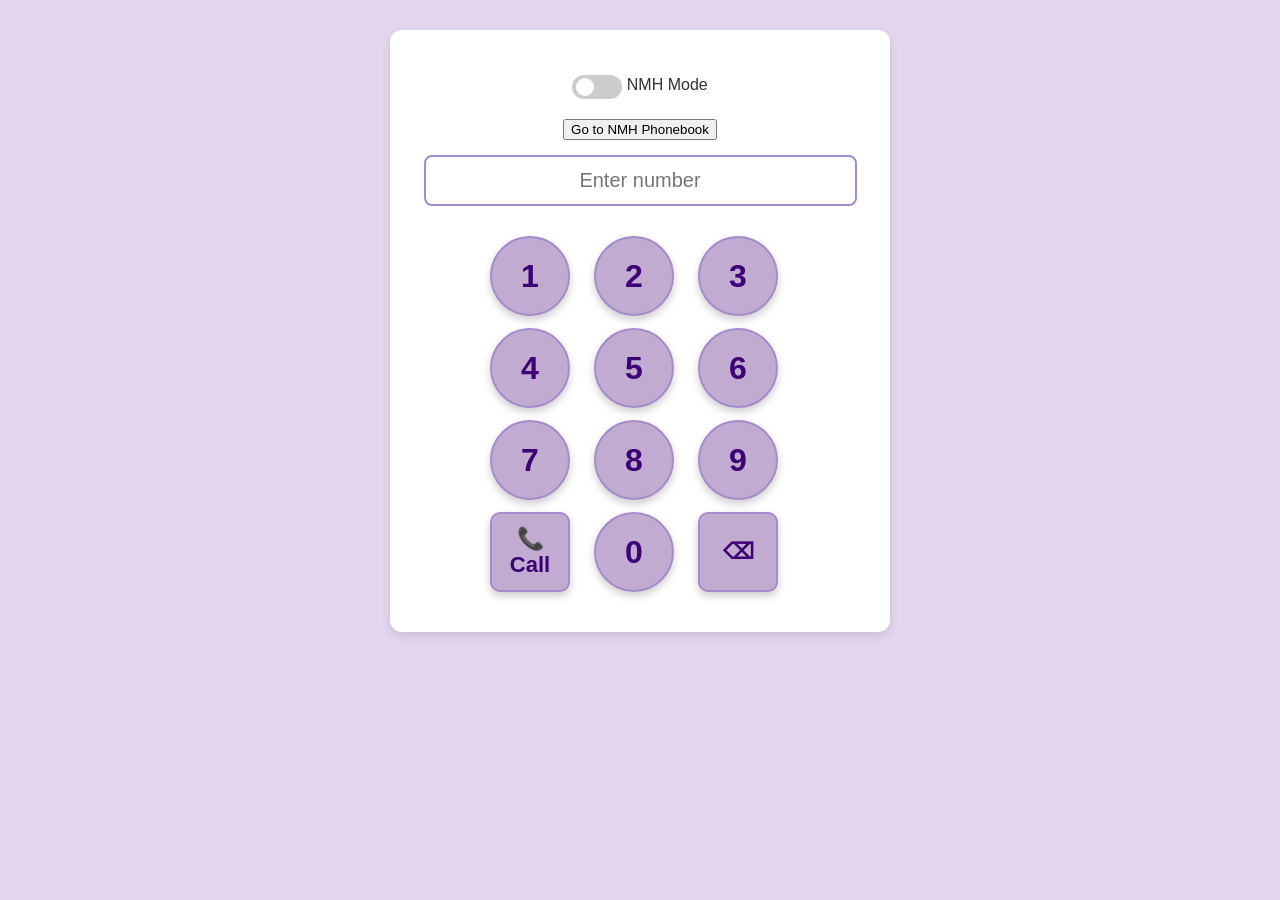
<file: index.html>
<!DOCTYPE html>
<html lang="en">
<head>
    <meta charset="UTF-8">
    <meta name="viewport" content="width=device-width, initial-scale=1.0, user-scalable=no, maximum-scale=1.0, viewport-fit=cover">
    <meta name="apple-mobile-web-app-capable" content="yes">
    <meta name="apple-mobile-web-app-status-bar-style" content="black-translucent">
    <title>NMH Phonebook</title>
    <link rel="stylesheet" href="styles.css">
</head>
<body>

    <div class="container">

        <!-- 📌 Mode Toggle Switch -->
        <div class="toggle-container">
            <label class="switch">
                <input type="checkbox" id="modeToggle">
                <span class="slider round"></span>
            </label>
            <span id="modeLabel">NMH Mode</span>
        </div>

        <!-- 📌 Phonebook Button -->
        <button id="phonebookButton">Go to NMH Phonebook</button>

        <!-- 📌 NMH Phone Dialer Section -->
        <section id="dialer-section">
            <input type="text" id="phoneNumber" placeholder="Enter number" readonly>
            <div class="dial-pad">
                <button>1</button>
                <button>2</button>
                <button>3</button>
                <button>4</button>
                <button>5</button>
                <button>6</button>
                <button>7</button>
                <button>8</button>
                <button>9</button>
                <button id="callButton">📞 Call</button>
                <button>0</button>
                <button id="clearButton">⌫</button>
            </div>
        </section>

        <!-- 📌 Phonebook Sections -->
        <section id="phonebook-container" style="display: none;">
            
            <!-- 📌 NMH Phonebook -->
            <section id="phonebookSection">
                <h1>NMH Phonebook</h1>
<ul>
<ul> <li><strong>Cardiac Arrest/RRT/Stroke:</strong> <a href="tel:3126955555">312-695-5555</a></li> <li><strong>IT Helpdesk:</strong> <a href="tel:3129264357">312-926-4357</a></li> <li><strong>NMFF Clinic Scheduler:</strong> <a href="tel:3126958630">312-695-8630</a></li> <li><strong>Bed Assignment:</strong> <a href="tel:3129262051">312-926-2051 (opt 1)</a></li> <li><strong>PTC:</strong> <a href="tel:3129267647">312-926-7647</a></li> <li><strong>External Transfer:</strong> <a href="tel:3129263321">312-926-3321 (opt 2)</a></li> <li><strong>Long-Distance:</strong> <a href="tel:3126952256">312-695-2256</a></li> <li><strong>Physician Referral Services:</strong> <a href="tel:3129268400">312-926-8400</a></li> </ul>

<ul>
    <li><strong>MICU CC:</strong> <a href="tel:3129265127">312-926-5127</a></li>
    <li><strong>MICU Galter:</strong> <a href="tel:3124725140">312-472-5140</a></li>
    <li><strong>MICU Fax:</strong> <a href="tel:3129268683">312-926-8683</a></li>
    <li><strong>Feinberg:</strong> <a href="tel:3126949720">312-694-9720</a></li>
    <li><strong>CCU:</strong> <a href="tel:3126942700">312-694-2700</a></li>
    <li><strong>CCU CC:</strong> <a href="tel:3129265673">312-926-5673</a></li>
    <li><strong>CCU Fax:</strong> <a href="tel:3126947786">312-694-7786</a></li>
    <li><strong>11E:</strong> <a href="tel:3129262365">312-926-2365</a></li>
    <li><strong>11E CC:</strong> <a href="tel:3129268095">312-926-8095</a></li>
    <li><strong>11E Fax:</strong> <a href="tel:3129268119">312-926-8119</a></li>
    <li><strong>11W:</strong> <a href="tel:3129262351">312-926-2351</a></li>
    <li><strong>11W CC:</strong> <a href="tel:3124725211">312-472-5211</a></li>
    <li><strong>11W Fax:</strong> <a href="tel:3126950571">312-695-0571</a></li>
    <li><strong>13E:</strong> <a href="tel:3129262356">312-926-2356</a></li>
    <li><strong>13E CC:</strong> <a href="tel:3129269671">312-926-9671</a></li>
    <li><strong>13E Fax:</strong> <a href="tel:3129260968">312-926-0968</a></li>
    <li><strong>13W:</strong> <a href="tel:3129262381">312-926-2381</a></li>
    <li><strong>13W CC:</strong> <a href="tel:3129268109">312-926-8109</a></li>
    <li><strong>13WFax:</strong> <a href="tel:3129266299">312-926-6299</a></li>
    <li><strong>14E:</strong> <a href="tel:3129262853">312-926-2853</a></li>
    <li><strong>14E CC:</strong> <a href="tel:3129260166">312-926-0166</a></li>
    <li><strong>14E Fax:</strong> <a href="tel:3129262041">312-926-2041</a></li>
        <li><strong>Prentice 14 North:</strong> <a href="tel:3124721410">312-472-1410</a></li>
        <li><strong>Prentice 14 South:</strong> <a href="tel:3124721420">312-472-1420</a></li>
        <li><strong>Prentice 14 CC:</strong> <a href="tel:3124721407">312-472-1407</a></li>
        <li><strong>Prentice 15 North:</strong> <a href="tel:3124721510">312-472-1510</a></li>
        <li><strong>Prentice 15 South:</strong> <a href="tel:3124721520">312-472-1520</a></li>
            <li><strong>Prentice 15 CC:</strong> <a href="tel:3124721507">312-472-1507</a></li>
            <li><strong>Prentice 16 North:</strong> <a href="tel:3124721610">312-472-1610</a></li>
        <li><strong>Prentice 16 South:</strong> <a href="tel:3124721620">312-472-1620</a></li>
            <li><strong>Prentice 16 CC:</strong> <a href="tel:3124721607">312-472-1607</a></li>
    <li><strong>Dialysis 9 Flr:</strong> <a href="tel:3129261696">312-926-1696</a></li>
    <li><strong>ED 1 Flr:</strong> <a href="tel:3129266222">312-926-6222</a></li>
    <li><strong>CC:</strong> <a href="tel:3129269743">312-926-9743</a></li>
    <li><strong>ED Mezz:</strong> <a href="tel:3129264881">312-926-4881</a></li>
    <li><strong>FMOU:</strong> <a href="tel:3129261095">312-926-1095</a></li>
    <li><strong>CT ICU:</strong> <a href="tel:3129265123">312-926-5123</a></li>
    <li><strong>SICU, 8SE:</strong> <a href="tel:3129265186">312-926-5186</a></li>
</ul>
<ul>
    <li><strong>Outpatient – Walgreen’s:</strong> <a href="tel:3129511084">312-951-1084</a></li>
    <li><strong>Fax:</strong> <a href="tel:3129511227">312-951-1227</a></li>
    <li><strong>Inpatient Pharmacy:</strong> <a href="tel:3129265147">312-926-5147</a></li>
    <li><strong>MICU:</strong> <a href="tel:3129261895">312-926-1895</a></li>
    <li><strong>Prentice:</strong> <a href="tel:3124723790">312-472-3790</a></li>
    <li><strong>ALD:</strong> pager 15720</li>
</ul>
<ul>
    <li><strong>Specimen Receiving 7 Flr:</strong> <a href="tel:3129267970">312-926-7970</a></li>
    <li><strong>ABG 8 Flr:</strong> <a href="tel:3129265174">312-926-5174</a></li>
    <li><strong>Autopsy Olson:</strong> <a href="tel:3129263212">312-926-3212</a></li>
    <li><strong>Blood Bank 7 Flr:</strong> <a href="tel:3129262513">312-926-2513</a></li>
    <li><strong>Chemistry 7 Flr:</strong> <a href="tel:3129267536">312-926-7536</a></li>
    <li><strong>Flow Cytometry 7 Flr:</strong> <a href="tel:3129267360">312-926-7360</a></li>
    <li><strong>Heme/Cell Count 7 Flr:</strong> <a href="tel:3129263200">312-926-3200</a></li>
    <li><strong>Hemostasis 7 Flr:</strong> <a href="tel:3129262428">312-926-2428</a></li>
    <li><strong>Micro 7 Flr:</strong> <a href="tel:3129263202">312-926-3202</a></li>
    <li><strong>Molecular 7 Flr:</strong> <a href="tel:3129264384">312-926-4384</a></li>
    <li><strong>Pathology 7 Flr:</strong> <a href="tel:3129263211">312-926-3211</a></li>
    <li><strong>BmBx 7 Flr:</strong> <a href="tel:3129268501">312-926-8501</a></li>
    <li><strong>Send-out 7 Flr:</strong> <a href="tel:3129261200">312-926-1200</a></li>
    <li><strong>Biofire:</strong> pager 59285</li>
</ul>
<ul>
    <li><strong>After Hours Reading 1 Flr:</strong> <a href="tel:3129267038">312-926-7038</a></li>
    <li><strong>General Radiology (IP Desk):</strong> <a href="tel:3129265105">312-926-5105</a></li>
    <li><strong>CT Order/Protocol 4 Flr:</strong> <a href="tel:3129265314">312-926-5314</a></li>
    <li><strong>CT ED:</strong> <a href="tel:3129268724">312-926-8724</a></li>
    <li><strong>CT Body Reading 4 Flr:</strong> <a href="tel:3129265894">312-926-5894</a></li>
    <li><strong>Chest Reading 4 Flr:</strong> <a href="tel:3129265204">312-926-5204</a></li>
    <li><strong>MSK Reading:</strong> <a href="tel:3124725977">312-472-5977</a></li>
    <li><strong>ENT/Neuro Reading:</strong> <a href="tel:3129262042">312-926-2042</a></li>
    <li><strong>MRI Order/Protocol 3 Arkes:</strong> <a href="tel:3129264333">312-926-4333</a></li>
    <li><strong>Fax:</strong> <a href="tel:3129266452">312-926-6452</a></li>
    <li><strong>Prentice MR:</strong> <a href="tel:3124720556">312-472-0556</a> / <a href="tel:3124720557">312-472-0557</a></li>
    <li><strong>Body Reading 3 Arkes:</strong> <a href="tel:3129261810">312-926-1810</a></li>
    <li><strong>Cardiac Reading:</strong> <a href="tel:3129261838">312-926-1838</a></li>
    <li><strong>Neuro Reading:</strong> <a href="tel:3129264408">312-926-4408</a> / <a href="tel:3129264407">312-926-4407</a></li>
    <li><strong>PET CT:</strong> <a href="tel:3129263762">312-926-3762</a></li>
    <li><strong>Interventional Radiology 4 Flr:</strong> <a href="tel:3129265200">312-926-5200</a></li>
    <li><strong>Nuclear 4 Flr:</strong> <a href="tel:3129262340">312-926-2340</a></li>
    <li><strong>Ultrasound Ordering 4 Flr:</strong> <a href="tel:3129267032">312-926-7032</a></li>
    <li><strong>Ultrasound Reading 4 Flr:</strong> <a href="tel:3129262761">312-926-2761</a></li>
    <li><strong>OB/GYN US:</strong> <a href="tel:3124724156">312-472-4156</a></li>
    <li><strong>Duplex US (Vascular):</strong> <a href="tel:3129265809">312-926-5809</a></li>
</ul>
<ul>
    <li><strong>Anesthesia Coordinator:</strong> <a href="tel:3129269036">312-926-9036</a></li>
    <li><strong>Cardiac Cath - General 8 Flr:</strong> <a href="tel:3129265135">312-926-5135</a></li>
    <li><strong>Back Line:</strong> <a href="tel:3129265176">312-926-5176</a></li>
    <li><strong>Cardiac Nuc Stress 8 Flr:</strong> <a href="tel:3129267486">312-926-7486</a></li>
    <li><strong>Central Tele:</strong> <a href="tel:3129268356">312-926-8356</a></li>
    <li><strong>Coumadin Clinic (BCVI):</strong> <a href="tel:3126954965">312-695-4965</a></li>
    <li><strong>Fax:</strong> <a href="tel:3129263798">312-926-3798</a></li>
    <li><strong>Echo (rest/stress) 8 Flr:</strong> <a href="tel:3129262629">312-926-2629</a></li>
    <li><strong>EP Lab:</strong> <a href="tel:3129268768">312-926-8768</a></li>
    <li><strong>Holter:</strong> ***</li>
    <li><strong>Respiratory:</strong> Pager "resp"</li>
    <li><strong>PFT Lab:</strong> <a href="tel:3129264194">312-926-4194</a></li>
    <li><strong>PT:</strong> Floor-specific</li>
    <li><strong>PT Weekends if urgent:</strong> Pager 5-7685</li>
    <li><strong>Medicar (Superior):</strong> <a href="tel:3129265988">312-926-5988</a></li>
    <li><strong>RIC (PM&R consult):</strong> <a href="tel:3122381058">312-238-1058</a></li>
    <li><strong>Ballert:</strong> <a href="tel:3127874400">312-787-4400</a></li>
    <li><strong>Courier:</strong> <a href="tel:8558445227">855-844-5227</a></li>
    <li><strong>Weekend SW if urgent:</strong> Pager 5-3025</li>
    <li><strong>Environmental Svcs:</strong> Pager 5-7271</li>
    <li><strong>Maintenance:</strong> <a href="tel:3129268888">312-926-8888</a></li>
    <li><strong>Medical Records:</strong> <a href="tel:3129263376">312-926-3376</a></li>
    <li><strong>Imaging Disk Request:</strong> ***</li>
</ul>
<ul>
    <li><strong>Windows Room:</strong> <a href="tel:3129266691">312-926-6691</a></li>
    <li><strong>Small Windows:</strong> ***</li>
    <li><strong>Clarke:</strong> ***</li>
    <li><strong>13W:</strong> ***</li>
    <li><strong>Clarke Closet:</strong> ***</li>
    <li><strong>11E:</strong> ***</li>
    <li><strong>11W:</strong> ***</li>
    <li><strong>MICU 1:</strong> ***</li>
    <li><strong>MICU 2:</strong> ***</li>
    <li><strong>CCU:</strong> ***</li>
    <li><strong>Gen Cardiology:</strong> ***</li>
    <li><strong>Hepatology:</strong> ***</li>
    <li><strong>Red (Mobile):</strong> <a href="tel:3124722627">312-472-2627</a></li>
    <li><strong>Red (Desk):</strong> <a href="tel:3126952492">312-695-2492</a></li>
    <li><strong>Green (Mobile):</strong> <a href="tel:3124722649">312-472-2649</a></li>
    <li><strong>Green (Desk):</strong> <a href="tel:3129264527">312-926-4527</a></li>
</ul>

</ul>
            </section>

            <!-- 📌 VA Phonebook -->
            <section id="vaPhonebookSection" style="display: none;">
                <h1>VA Phonebook</h1>
                <ul>
                    <li><strong>JBVAMC Test 1:</strong> <a href="tel:3125698387">312-569-8387</a></li>
                    <li><strong>JBVAMC Test 2:</strong> <a href="tel:3125698387">312-569-8387</a></li>
                </ul>
            </section>

        </section>

    </div>

    <script src="script.js"></script>
</body>
</html>
</file>
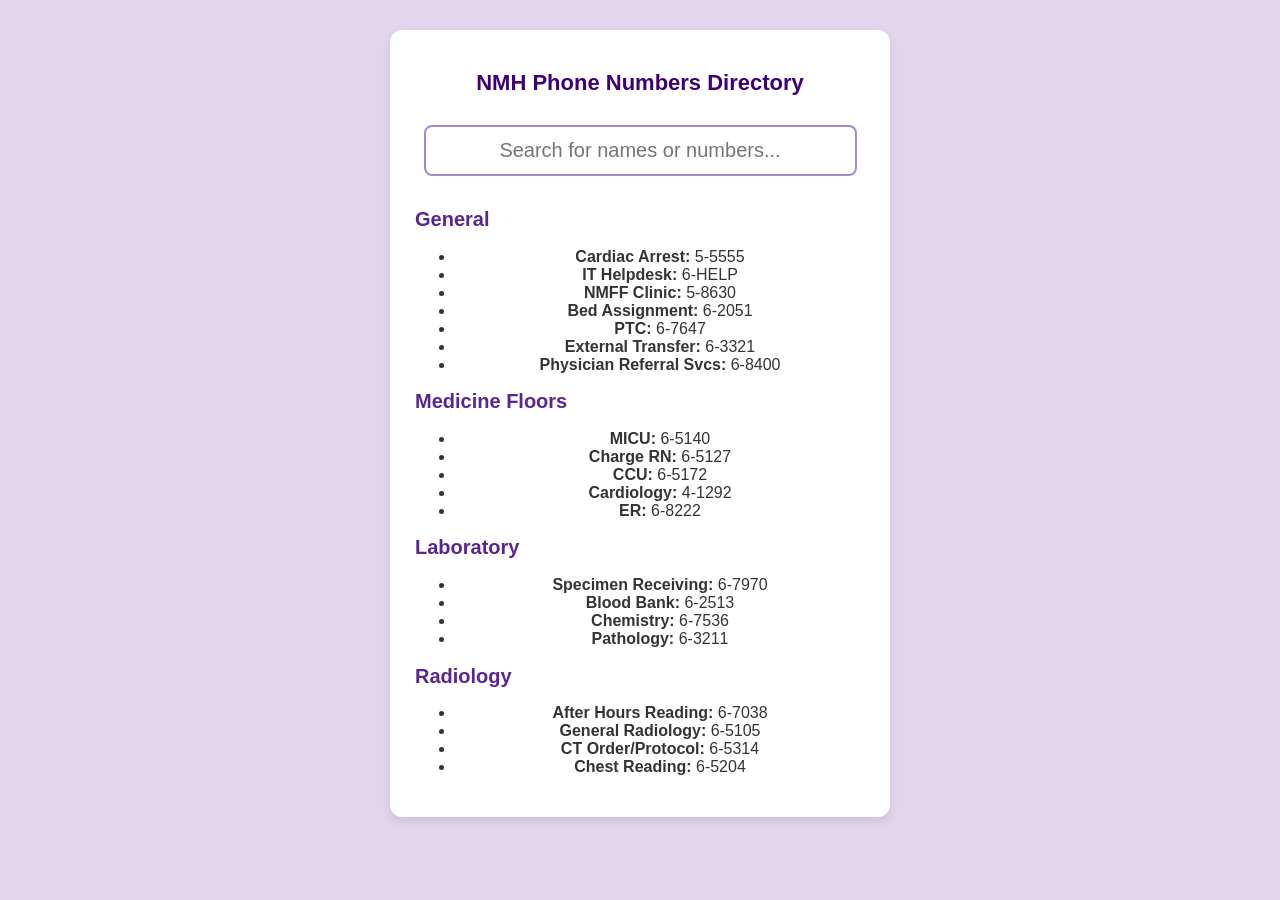
<file: feb2025.html>
<!DOCTYPE html>
<html lang="en">
<head>
    <meta charset="UTF-8">
    <meta name="viewport" content="width=device-width, initial-scale=1.0">
    <title>NMH Phone Numbers</title>
    <link rel="stylesheet" href="styles.css">
</head>
<body>
    <div class="container">
        <h1>NMH Phone Numbers Directory</h1>
        <input type="text" id="searchInput" placeholder="Search for names or numbers..." onkeyup="searchNames()">
        
        <h2>General</h2>
        <ul id="phonebook">
            <li><strong>Cardiac Arrest:</strong> 5-5555</li>
            <li><strong>IT Helpdesk:</strong> 6-HELP</li>
            <li><strong>NMFF Clinic:</strong> 5-8630</li>
            <li><strong>Bed Assignment:</strong> 6-2051</li>
            <li><strong>PTC:</strong> 6-7647</li>
            <li><strong>External Transfer:</strong> 6-3321</li>
            <li><strong>Physician Referral Svcs:</strong> 6-8400</li>
        </ul>

        <h2>Medicine Floors</h2>
        <ul>
            <li><strong>MICU:</strong> 6-5140</li>
            <li><strong>Charge RN:</strong> 6-5127</li>
            <li><strong>CCU:</strong> 6-5172</li>
            <li><strong>Cardiology:</strong> 4-1292</li>
            <li><strong>ER:</strong> 6-8222</li>
        </ul>

        <h2>Laboratory</h2>
        <ul>
            <li><strong>Specimen Receiving:</strong> 6-7970</li>
            <li><strong>Blood Bank:</strong> 6-2513</li>
            <li><strong>Chemistry:</strong> 6-7536</li>
            <li><strong>Pathology:</strong> 6-3211</li>
        </ul>

        <h2>Radiology</h2>
        <ul>
            <li><strong>After Hours Reading:</strong> 6-7038</li>
            <li><strong>General Radiology:</strong> 6-5105</li>
            <li><strong>CT Order/Protocol:</strong> 6-5314</li>
            <li><strong>Chest Reading:</strong> 6-5204</li>
        </ul>
    </div>

    <script>
        function searchNames() {
            let input = document.getElementById("searchInput").value.toLowerCase();
            let items = document.querySelectorAll("#phonebook li");

            items.forEach((li) => {
                let text = li.textContent.toLowerCase();
                if (text.includes(input)) {
                    li.style.display = "block";
                } else {
                    li.style.display = "none";
                }
            });
        }
    </script>
</body>
</html>
</file>
<file: styles.css>
/* General Reset */
html, body {
    touch-action: manipulation;
    background: #E2D6EF;  /* Light muted lavender */
    color: #333333;  /* Dark gray for readability */
    font-family: 'Arial', sans-serif;
    text-align: left;
    margin: 0;
    padding: 0;
    height: 100vh;
    width: 100vw;
    overflow: hidden;
}

/* Ensure full page can scroll */
body {
    overflow-y: auto;
}

/* Fullscreen Mobile Fix */
html, body {
    -webkit-touch-callout: none;
    -webkit-user-select: none;
    user-select: none;
}

/* Container Styling */
.container {
    width: 90%;
    max-width: 450px;
    margin: 30px auto;
    background: #FFFFFF;
    padding: 25px;
    box-shadow: 0px 4px 10px rgba(0, 0, 0, 0.1);
    border-radius: 12px;
    text-align: center;
}

/* Header Text */
h1 {
    font-size: 22px;
    color: #3D0075;
}

h2 {
    font-size: 20px;
    color: #5A268D;
    font-weight: bold;
    text-align: left;
}

/* Input Fields */
input {
    width: 90%;
    padding: 12px;
    font-size: 20px;
    text-align: center;
    margin: 15px 0;
    border: 2px solid #A58BCC;
    border-radius: 8px;
    background: #FFFFFF;
    color: #3D0075;
    outline: none;
}

input:focus {
    border-color: #8360B9;
}

/* Dial Pad Styling */
.dial-pad {
    display: grid;
    grid-template-columns: repeat(3, 1fr);
    gap: 12px;
    justify-content: center;
    padding: 15px;
    max-width: 300px;
    margin: 0 auto;
}

.dial-pad button {
    padding: 20px;
    font-size: 32px;
    font-weight: bold;
    background: #C2ABD0;
    color: #3D0075;
    border: 2px solid #A58BCC;
    border-radius: 50%;
    cursor: pointer;
    width: 80px;
    height: 80px;
    display: flex;
    justify-content: center;
    align-items: center;
    transition: background 0.3s ease-in-out, transform 0.2s;
    box-shadow: 0px 4px 8px rgba(0, 0, 0, 0.2);
}

.dial-pad button:hover {
    background: #A58BCC;
    border-color: #8360B9;
    transform: scale(1.05);
}

.dial-pad button:active {
    background: #8360B9;
    box-shadow: 0px 2px 4px rgba(0, 0, 0, 0.2);
}

/* Call and Clear Buttons */
#callButton, #clearButton {
    background: #C2ABD0;
    color: #3D0075;
    border: 2px solid #A58BCC;
    font-size: 22px;
    font-weight: bold;
    padding: 12px 20px;
    border-radius: 10px;
    transition: background 0.3s, transform 0.2s;
}

#callButton:hover, #clearButton:hover {
    background: #A58BCC;
    transform: scale(1.05);
}

/* Phonebook List Styling */
#phonebook-container {
    text-align: left;
    width: 100%;
    display: none;
    padding: 10px;
}

/* Ensure NMH & VA phonebooks are formatted the same */
#phonebookSection, #vaPhonebookSection {
    overflow-y: auto;
    max-height: 75vh;
    padding: 10px;
    background: #FFFFFF;
    border: 1px solid #A58BCC;
    border-radius: 8px;
}

/* List Items for Phonebook */
#phonebookSection ul, #vaPhonebookSection ul {
    list-style-type: none;
    padding: 0;
    margin: 0;
}

/* Phonebook List Items */
#phonebookSection li, #vaPhonebookSection li {
    padding: 12px;
    font-size: 18px;
    border-bottom: 1px solid #C8B0DD;
    display: flex;
    justify-content: space-between;
    align-items: center;
}

/* Phonebook Links */
#phonebookSection li a, #vaPhonebookSection li a {
    text-decoration: none;
    color: #3D0075;
    font-weight: normal;
}

#phonebookSection li a:hover, #vaPhonebookSection li a:hover {
    color: #5A268D;
}

/* Scrollbar Styling */
#phonebookSection::-webkit-scrollbar, #vaPhonebookSection::-webkit-scrollbar {
    width: 6px;
}

#phonebookSection::-webkit-scrollbar-track, #vaPhonebookSection::-webkit-scrollbar-track {
    background: #E2D6EF;
    border-radius: 10px;
}

#phonebookSection::-webkit-scrollbar-thumb, #vaPhonebookSection::-webkit-scrollbar-thumb {
    background: #A58BCC;
    border-radius: 10px;
}

#phonebookSection::-webkit-scrollbar-thumb:hover, #vaPhonebookSection::-webkit-scrollbar-thumb:hover {
    background: #8360B9;
}

/* Toggle Switch Styles */
.toggle-container {
    text-align: center;
    margin: 20px 0;
}

.switch {
    position: relative;
    display: inline-block;
    width: 50px;
    height: 24px;
}

.switch input {
    opacity: 0;
    width: 0;
    height: 0;
}

.slider {
    position: absolute;
    cursor: pointer;
    top: 0;
    left: 0;
    right: 0;
    bottom: 0;
    background-color: #ccc;
    transition: 0.4s;
    border-radius: 24px;
}

.slider:before {
    position: absolute;
    content: "";
    height: 18px;
    width: 18px;
    left: 4px;
    bottom: 3px;
    background-color: white;
    transition: 0.4s;
    border-radius: 50%;
}

input:checked + .slider {
    background-color: #3D0075;
}

input:checked + .slider:before {
    transform: translateX(26px);
}

/* 🔹 VA MODE STYLING */
.va-mode {
    background: #000080 !important; /* Navy blue */
    color: #FFFFFF !important;
    font-family: "Courier New", Courier, monospace;
}

/* VA Dialer */
.va-mode #dialer-section {
    background: #C0C0C0; /* Light gray */
    border: 2px solid #000080;
    border-radius: 10px;
    padding: 20px;
}

/* VA Dial Pad */
.va-mode .dial-pad button {
    background: #C0C0C0;
    color: #000000;
    border: 2px solid #000080;
    font-family: "Courier New", Courier, monospace;
}

.va-mode .dial-pad button:hover {
    background: #A9A9A9;
    border-color: #FFFFFF;
}

/* 🔹 VA MODE - Call & Delete Buttons */
.va-mode #callButton, .va-mode #clearButton {
    background: #C0C0C0 !important; /* Light gray */
    color: #000000 !important; /* Black text */
    border: 2px solid #000080 !important; /* Navy border */
}

.va-mode #callButton:hover, .va-mode #clearButton:hover {
    background: #A9A9A9 !important; /* Slightly darker gray */
    border-color: #FFFFFF !important;
}

/* Ensure mode label text is visible in VA mode */
.va-mode #modeLabel {
    color: #FFFFFF !important;
    font-weight: bold;
    font-size: 18px;
}
</file>
